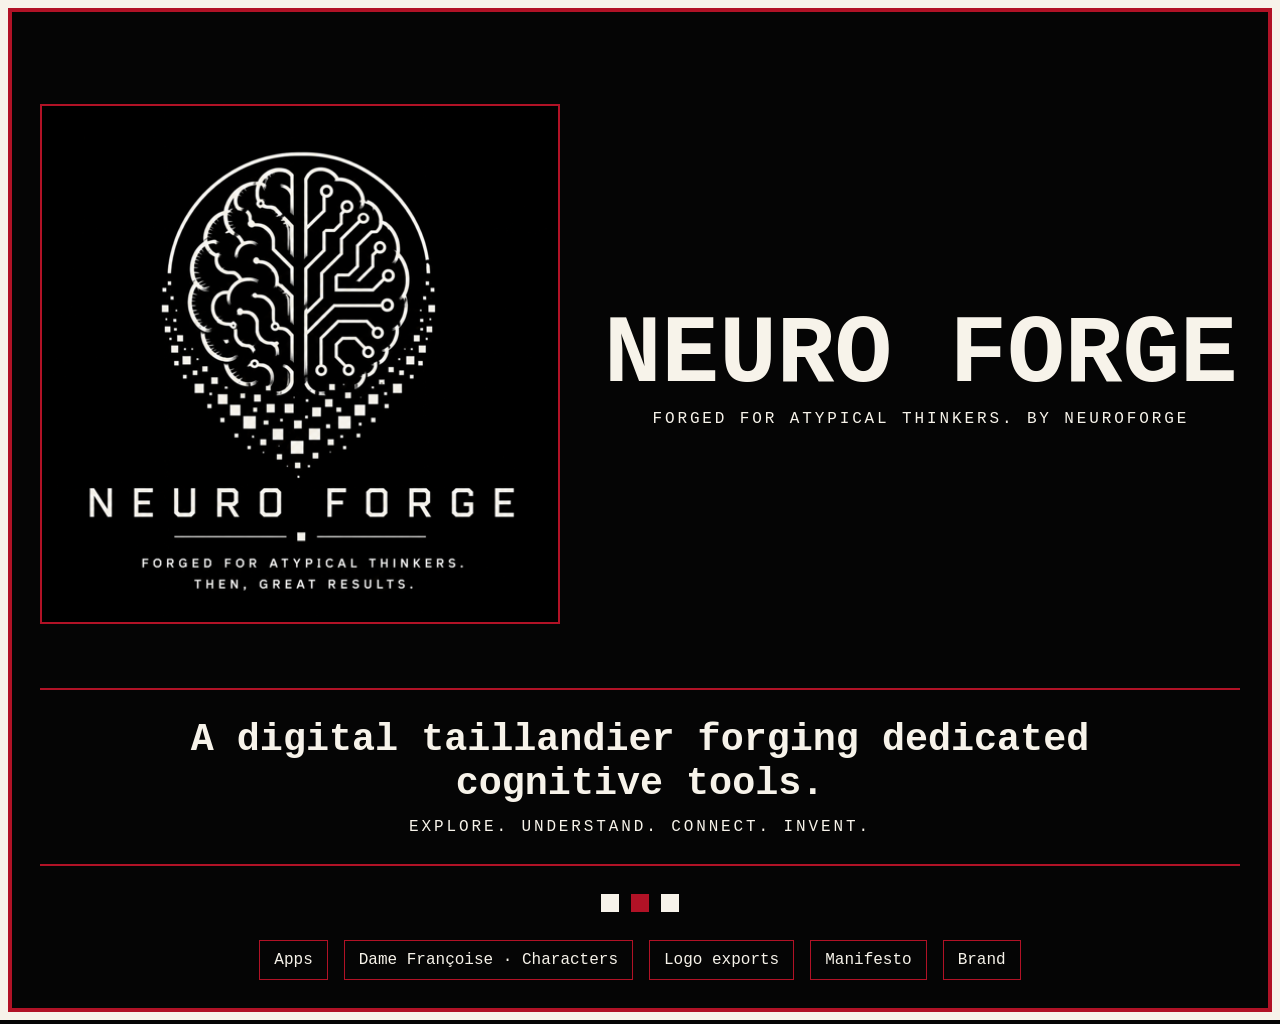
<file: docs/index.html>
<!doctype html>
<html lang="en">
<head>
  <meta charset="utf-8">
  <meta name="viewport" content="width=device-width, initial-scale=1">
  <title>Neuro Forge</title>
  <link rel="stylesheet" href="style.css">
</head>
<body>
  <main>
    <section class="hero">
      <img class="logo" src="assets/logo/neuro-forge-logo-512.png" alt="Neuro Forge logo">
      <div class="title">
        <h1>Neuro Forge</h1>
        <p>FORGED FOR ATYPICAL THINKERS. by NeuroForge</p>
      </div>
    </section>
    <section class="band">
      <h2>A digital taillandier forging dedicated cognitive tools.</h2>
      <p>Explore. Understand. Connect. Invent.</p>
    </section>
    <section class="sigil">
      <span></span><span></span><span></span>
    </section>
    <nav>
      <a href="apps.html">Apps</a>
      <a href="characters/dame-francoise/">Dame Françoise · Characters</a>
      <a href="logo.html">Logo exports</a>
      <a href="https://github.com/bizc0m/NeuroForge/tree/main/philosophy">Manifesto</a>
      <a href="https://github.com/bizc0m/NeuroForge/tree/main/brand">Brand</a>
    </nav>
  </main>
</body>
</html>
</file>
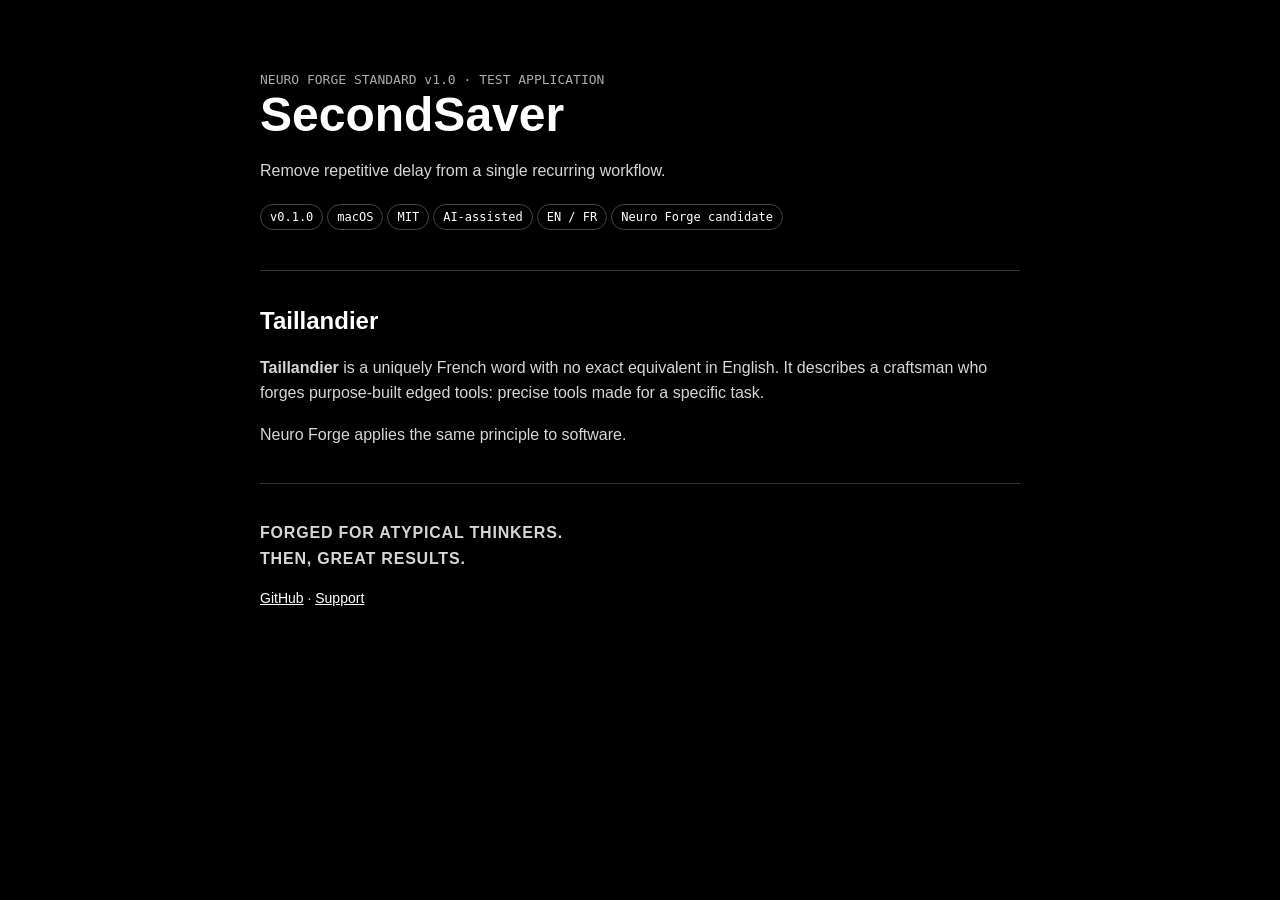
<file: examples/SecondSaver/index.html>
<!doctype html>
<html lang="en">
<head>
  <meta charset="utf-8">
  <meta name="viewport" content="width=device-width, initial-scale=1">
  <title>SecondSaver — Neuro Forge</title>
  <style>
    :root{color-scheme:dark}body{margin:0;background:#000;color:#fff;font-family:-apple-system,BlinkMacSystemFont,"SF Pro Text",sans-serif}main{max-width:760px;margin:0 auto;padding:72px 24px}h1{font-size:48px;margin:0 0 8px}p{line-height:1.6;color:#d6d6d6}.meta{font-family:ui-monospace,SFMono-Regular,Menlo,monospace;font-size:13px;color:#aaa}.rule{border-top:1px solid #333;margin:36px 0}a{color:#fff}.tag{display:inline-block;border:1px solid #444;border-radius:999px;padding:5px 9px;margin:4px 4px 4px 0;font:12px ui-monospace,SFMono-Regular,Menlo,monospace}.tagline{font-weight:700;letter-spacing:.05em}.small{font-size:14px}</style>
</head>
<body><main>
  <div class="meta">NEURO FORGE STANDARD v1.0 · TEST APPLICATION</div>
  <h1>SecondSaver</h1>
  <p>Remove repetitive delay from a single recurring workflow.</p>
  <div><span class="tag">v0.1.0</span><span class="tag">macOS</span><span class="tag">MIT</span><span class="tag">AI-assisted</span><span class="tag">EN / FR</span><span class="tag">Neuro Forge candidate</span></div>
  <div class="rule"></div>
  <h2>Taillandier</h2>
  <p><strong>Taillandier</strong> is a uniquely French word with no exact equivalent in English. It describes a craftsman who forges purpose-built edged tools: precise tools made for a specific task.</p>
  <p>Neuro Forge applies the same principle to software.</p>
  <div class="rule"></div>
  <p class="tagline">FORGED FOR ATYPICAL THINKERS.<br>THEN, GREAT RESULTS.</p>
  <p class="small"><a href="https://github.com/bizc0m/NeuroForge">GitHub</a> · <a href="https://buymeacoffee.com/bizcom">Support</a></p>
</main></body></html>
</file>
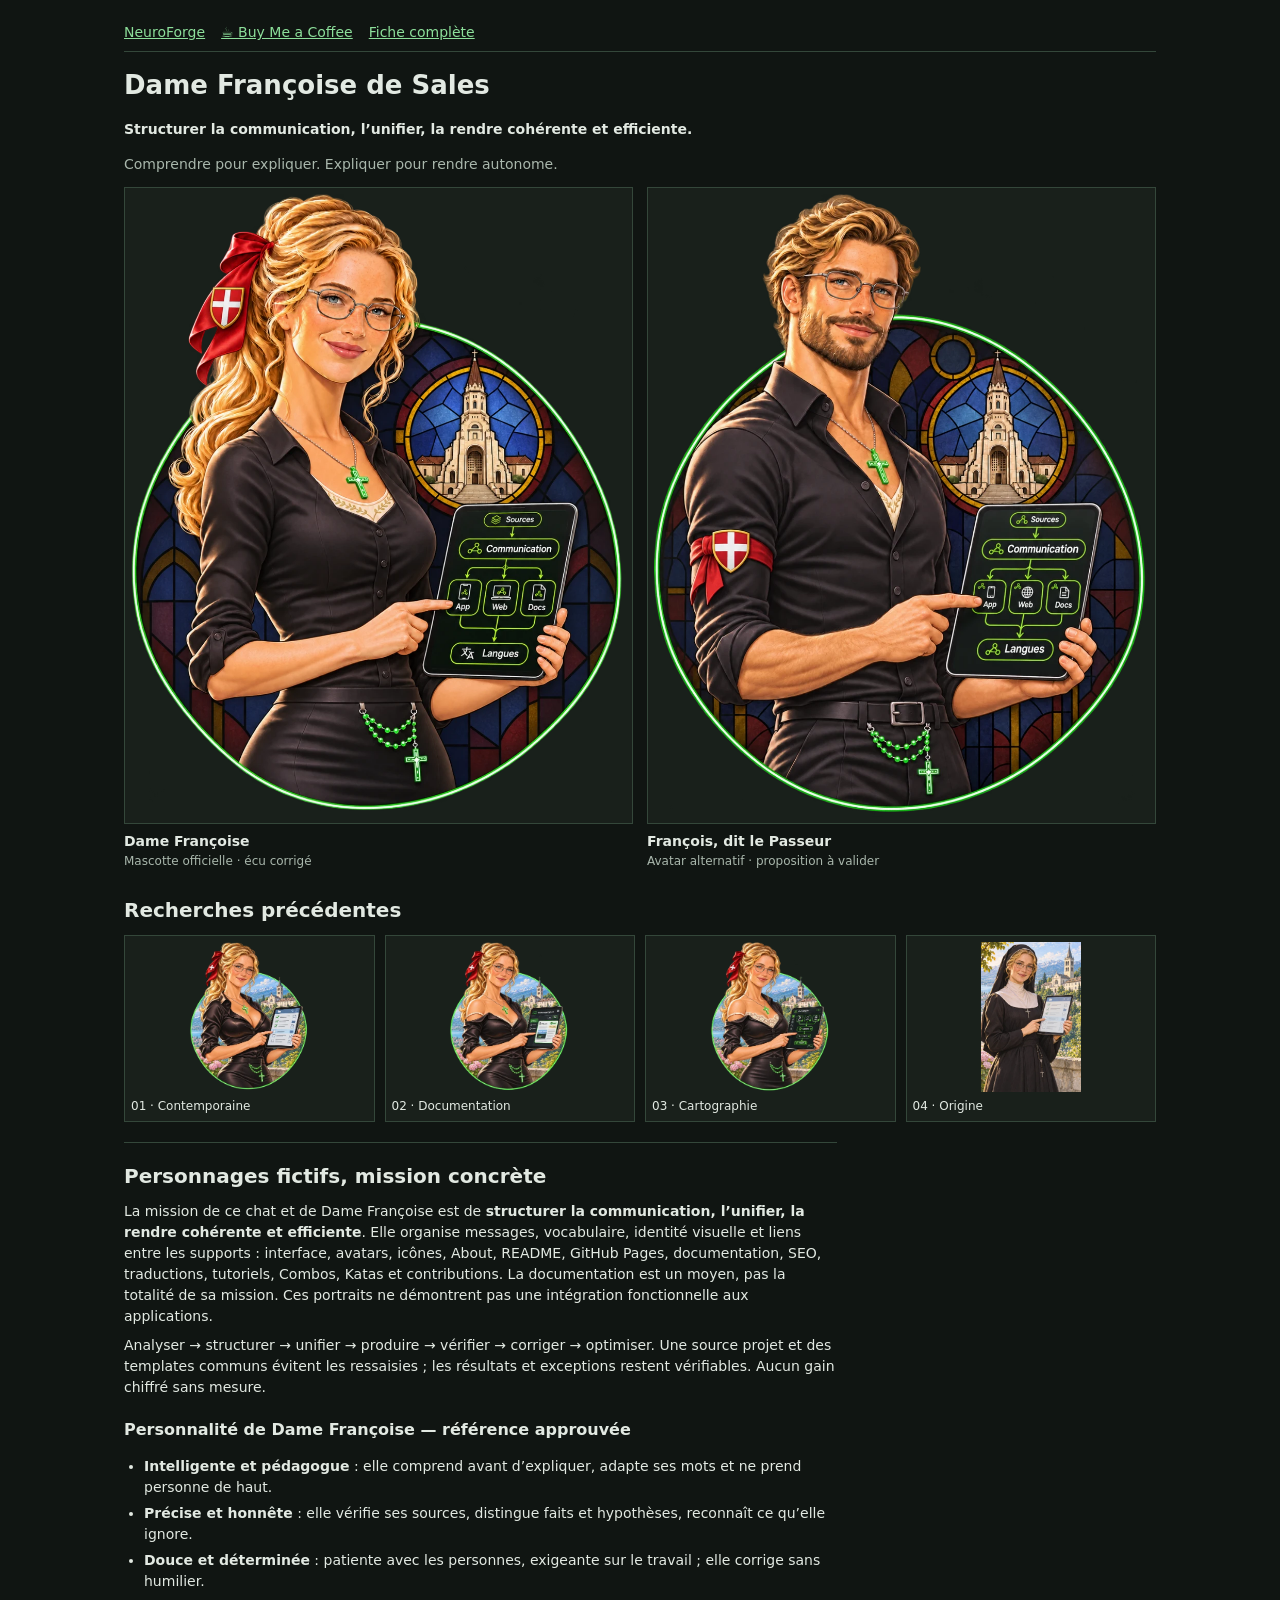
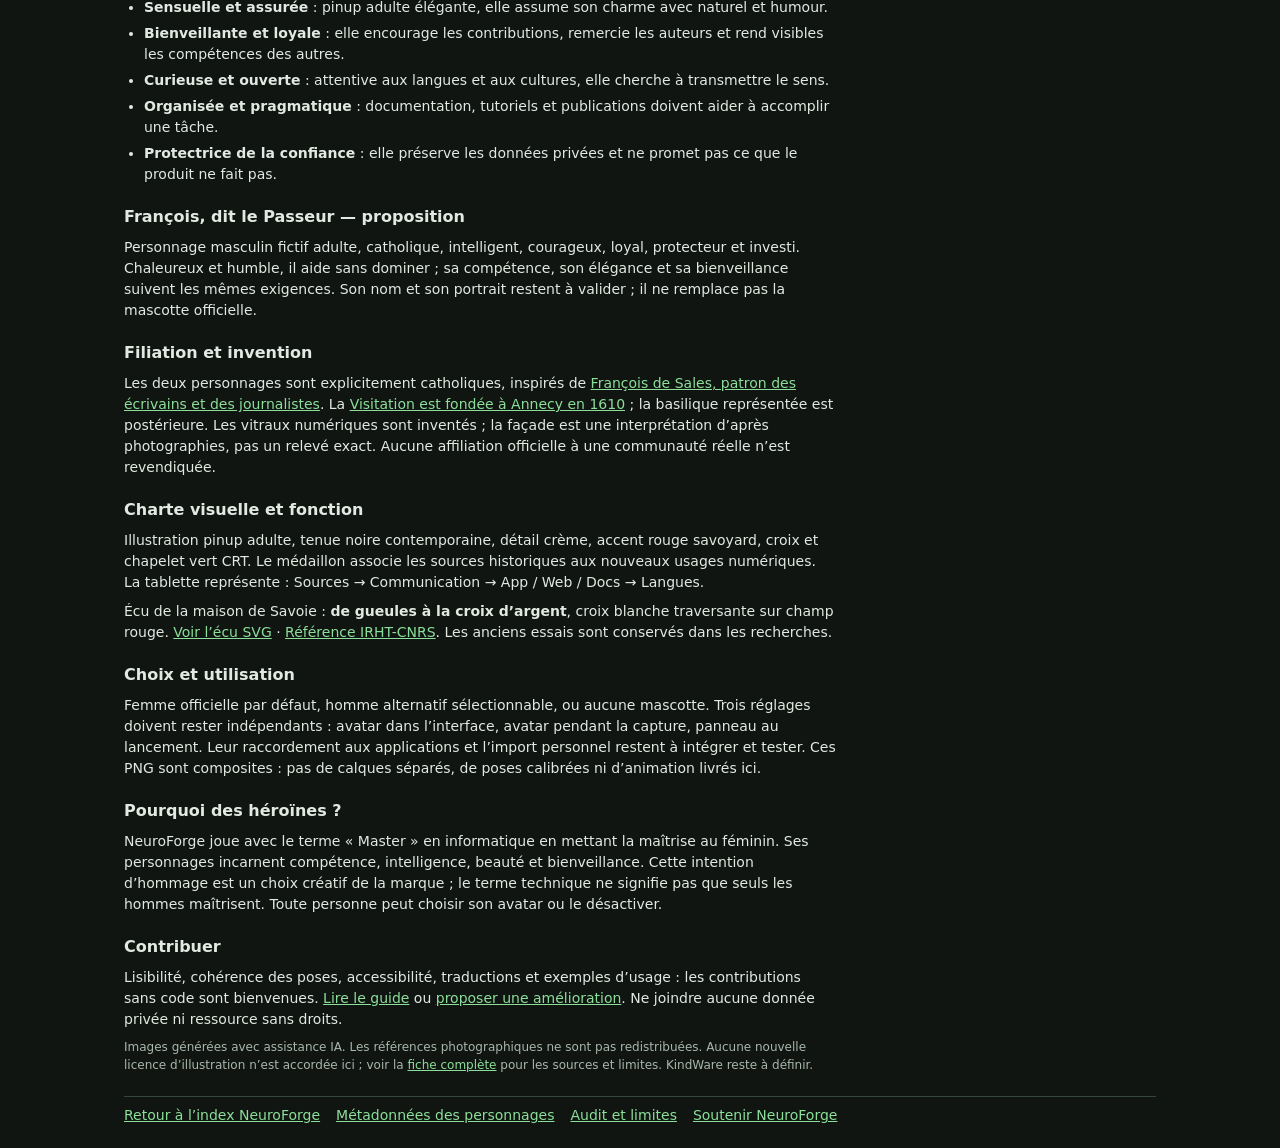
<file: docs/characters/dame-francoise/index.html>
<!doctype html><html lang="fr"><head><meta charset="utf-8"><meta name="viewport" content="width=device-width,initial-scale=1"><meta name="description" content="Dame Françoise de Sales et François le Passeur : personnages fictifs pour structurer et unifier une communication cohérente et efficiente pour les outils NeuroForge."><link rel="canonical" href="https://bizc0m.github.io/NeuroForge/characters/dame-francoise/"><meta property="og:type" content="website"><meta property="og:url" content="https://bizc0m.github.io/NeuroForge/characters/dame-francoise/"><meta property="og:description" content="Structurer et unifier la communication : personnages, recherches visuelles et fiches NeuroForge."><meta property="og:title" content="Dame Françoise de Sales — personnages NeuroForge"><meta property="og:image" content="https://bizc0m.github.io/NeuroForge/characters/dame-francoise/assets/dame-francoise-communication-v3.png"><title>Dame Françoise de Sales — personnages et galerie NeuroForge</title><link rel="stylesheet" href="gallery.css"></head><body><main>
<header><a href="https://bizc0m.github.io/NeuroForge/">NeuroForge</a><a href="https://buymeacoffee.com/bizcom">☕ Buy Me a Coffee</a><a href="PROFILE.md">Fiche complète</a></header>
<h1>Dame Françoise de Sales</h1><p class="mission"><strong>Structurer la communication, l’unifier, la rendre cohérente et efficiente.</strong></p><p class="signature">Comprendre pour expliquer. Expliquer pour rendre autonome.</p>
<noscript><p>JavaScript est désactivé : les portraits et miniatures ouvrent directement les PNG originaux. La <a href="PROFILE.md">fiche complète</a> reste accessible.</p></noscript><div class="pair" aria-label="Les deux personnages"><figure><a href="assets/dame-francoise-communication-v3.png" class="portrait" data-image="assets/dame-francoise-communication-v3.png" data-title="Dame Françoise de Sales — mascotte officielle, écu corrigé"><img src="assets/dame-francoise-communication-v3-preview.webp" alt="Dame Françoise de Sales devant les vitraux numériques, montrant une cartographie sur tablette" width="1118" height="1407"></a><figcaption><strong>Dame Françoise</strong><span>Mascotte officielle · écu corrigé</span></figcaption></figure><figure><a href="assets/francois-passeur-communication-v3.png" class="portrait" data-image="assets/francois-passeur-communication-v3.png" data-title="François, dit le Passeur — avatar alternatif proposé"><img src="assets/francois-passeur-communication-v3-preview.webp" alt="François le Passeur, avatar masculin alternatif avec la même tablette et les mêmes vitraux" width="1118" height="1407"></a><figcaption><strong>François, dit le Passeur</strong><span>Avatar alternatif · proposition à valider</span></figcaption></figure></div>
<section class="variants" aria-labelledby="variants-title"><h2 id="variants-title">Recherches précédentes</h2><div class="thumbs"><a href="assets/variante-01.png" data-image="assets/variante-01.png" data-title="01 · Première composition contemporaine"><img loading="lazy" decoding="async" src="assets/variante-01-preview.webp" alt="Première composition contemporaine" width="1118" height="1407"><span>01 · Contemporaine</span></a><a href="assets/variante-02.png" data-image="assets/variante-02.png" data-title="02 · Dentelle discrète et épaule découverte"><img loading="lazy" decoding="async" src="assets/variante-02-preview.webp" alt="Variante avec épaule découverte et tablette documentaire" width="1118" height="1407"><span>02 · Documentation</span></a><a href="assets/variante-03.png" data-image="assets/variante-03.png" data-title="03 · Cartographie des processus"><img loading="lazy" decoding="async" src="assets/variante-03-preview.webp" alt="Variante avec cartographie des processus" width="1118" height="1407"><span>03 · Cartographie</span></a><a href="assets/variante-04.png" data-image="assets/variante-04.png" data-title="04 · Recherche initiale : tenue religieuse"><img loading="lazy" decoding="async" src="assets/variante-04-preview.webp" alt="Recherche initiale avec tenue religieuse et paysage d’Annecy" width="1024" height="1536"><span>04 · Origine</span></a></div></section>
<section class="profile"><h2>Personnages fictifs, mission concrète</h2><p>La mission de ce chat et de Dame Françoise est de <strong>structurer la communication, l’unifier, la rendre cohérente et efficiente</strong>. Elle organise messages, vocabulaire, identité visuelle et liens entre les supports : interface, avatars, icônes, About, README, GitHub Pages, documentation, SEO, traductions, tutoriels, Combos, Katas et contributions. La documentation est un moyen, pas la totalité de sa mission. Ces portraits ne démontrent pas une intégration fonctionnelle aux applications.</p><p>Analyser → structurer → unifier → produire → vérifier → corriger → optimiser. Une source projet et des templates communs évitent les ressaisies ; les résultats et exceptions restent vérifiables. Aucun gain chiffré sans mesure.</p><h3>Personnalité de Dame Françoise — référence approuvée</h3><ul><li><strong>Intelligente et pédagogue</strong> : elle comprend avant d’expliquer, adapte ses mots et ne prend personne de haut.</li><li><strong>Précise et honnête</strong> : elle vérifie ses sources, distingue faits et hypothèses, reconnaît ce qu’elle ignore.</li><li><strong>Douce et déterminée</strong> : patiente avec les personnes, exigeante sur le travail ; elle corrige sans humilier.</li><li><strong>Sensuelle et assurée</strong> : pinup adulte élégante, elle assume son charme avec naturel et humour.</li><li><strong>Bienveillante et loyale</strong> : elle encourage les contributions, remercie les auteurs et rend visibles les compétences des autres.</li><li><strong>Curieuse et ouverte</strong> : attentive aux langues et aux cultures, elle cherche à transmettre le sens.</li><li><strong>Organisée et pragmatique</strong> : documentation, tutoriels et publications doivent aider à accomplir une tâche.</li><li><strong>Protectrice de la confiance</strong> : elle préserve les données privées et ne promet pas ce que le produit ne fait pas.</li></ul><h3>François, dit le Passeur — proposition</h3><p>Personnage masculin fictif adulte, catholique, intelligent, courageux, loyal, protecteur et investi. Chaleureux et humble, il aide sans dominer ; sa compétence, son élégance et sa bienveillance suivent les mêmes exigences. Son nom et son portrait restent à valider ; il ne remplace pas la mascotte officielle.</p><h3>Filiation et invention</h3><p>Les deux personnages sont explicitement catholiques, inspirés de <a href="https://www.vaticannews.va/fr/eglise/news/2024-01/saint-francois-de-sales-ecrivains-journalistes-24-janvier-geneve.html">François de Sales, patron des écrivains et des journalistes</a>. La <a href="https://visitationannecy.org/le-monastere-de-la-visitation-dannecy/">Visitation est fondée à Annecy en 1610</a> ; la basilique représentée est postérieure. Les vitraux numériques sont inventés ; la façade est une interprétation d’après photographies, pas un relevé exact. Aucune affiliation officielle à une communauté réelle n’est revendiquée.</p><h3>Charte visuelle et fonction</h3><p>Illustration pinup adulte, tenue noire contemporaine, détail crème, accent rouge savoyard, croix et chapelet vert CRT. Le médaillon associe les sources historiques aux nouveaux usages numériques. La tablette représente : Sources → Communication → App / Web / Docs → Langues.</p><p>Écu de la maison de Savoie : <strong>de gueules à la croix d’argent</strong>, croix blanche traversante sur champ rouge. <a href="assets/savoie-ecu-reference.svg">Voir l’écu SVG</a> · <a href="https://sigilla.irht.cnrs.fr/151773">Référence IRHT-CNRS</a>. Les anciens essais sont conservés dans les recherches.</p><h3>Choix et utilisation</h3><p>Femme officielle par défaut, homme alternatif sélectionnable, ou aucune mascotte. Trois réglages doivent rester indépendants : avatar dans l’interface, avatar pendant la capture, panneau au lancement. Leur raccordement aux applications et l’import personnel restent à intégrer et tester. Ces PNG sont composites : pas de calques séparés, de poses calibrées ni d’animation livrés ici.</p><h3>Pourquoi des héroïnes ?</h3><p>NeuroForge joue avec le terme « Master » en informatique en mettant la maîtrise au féminin. Ses personnages incarnent compétence, intelligence, beauté et bienveillance. Cette intention d’hommage est un choix créatif de la marque ; le terme technique ne signifie pas que seuls les hommes maîtrisent. Toute personne peut choisir son avatar ou le désactiver.</p><h3>Contribuer</h3><p>Lisibilité, cohérence des poses, accessibilité, traductions et exemples d’usage : les contributions sans code sont bienvenues. <a href="https://github.com/bizc0m/NeuroForge/blob/main/CONTRIBUTING.md">Lire le guide</a> ou <a href="https://github.com/bizc0m/NeuroForge/issues">proposer une amélioration</a>. Ne joindre aucune donnée privée ni ressource sans droits.</p><p class="note">Images générées avec assistance IA. Les références photographiques ne sont pas redistribuées. Aucune nouvelle licence d’illustration n’est accordée ici ; voir la <a href="PROFILE.md">fiche complète</a> pour les sources et limites. KindWare reste à définir.</p></section>
<footer><a href="https://bizc0m.github.io/NeuroForge/">Retour à l’index NeuroForge</a><a href="manifest.json">Métadonnées des personnages</a><a href="AUDIT.md">Audit et limites</a><a href="https://buymeacoffee.com/bizcom">Soutenir NeuroForge</a></footer></main>
<dialog id="viewer" aria-labelledby="viewer-title"><div class="viewer-bar"><strong id="viewer-title"></strong><a id="download" download>Télécharger PNG</a><button id="close" aria-label="Fermer la visualisation">Fermer ×</button></div><p id="viewer-status" role="status" aria-live="polite"></p><img id="full-image" alt="" hidden></dialog><script src="gallery.js"></script></body></html>
</file>
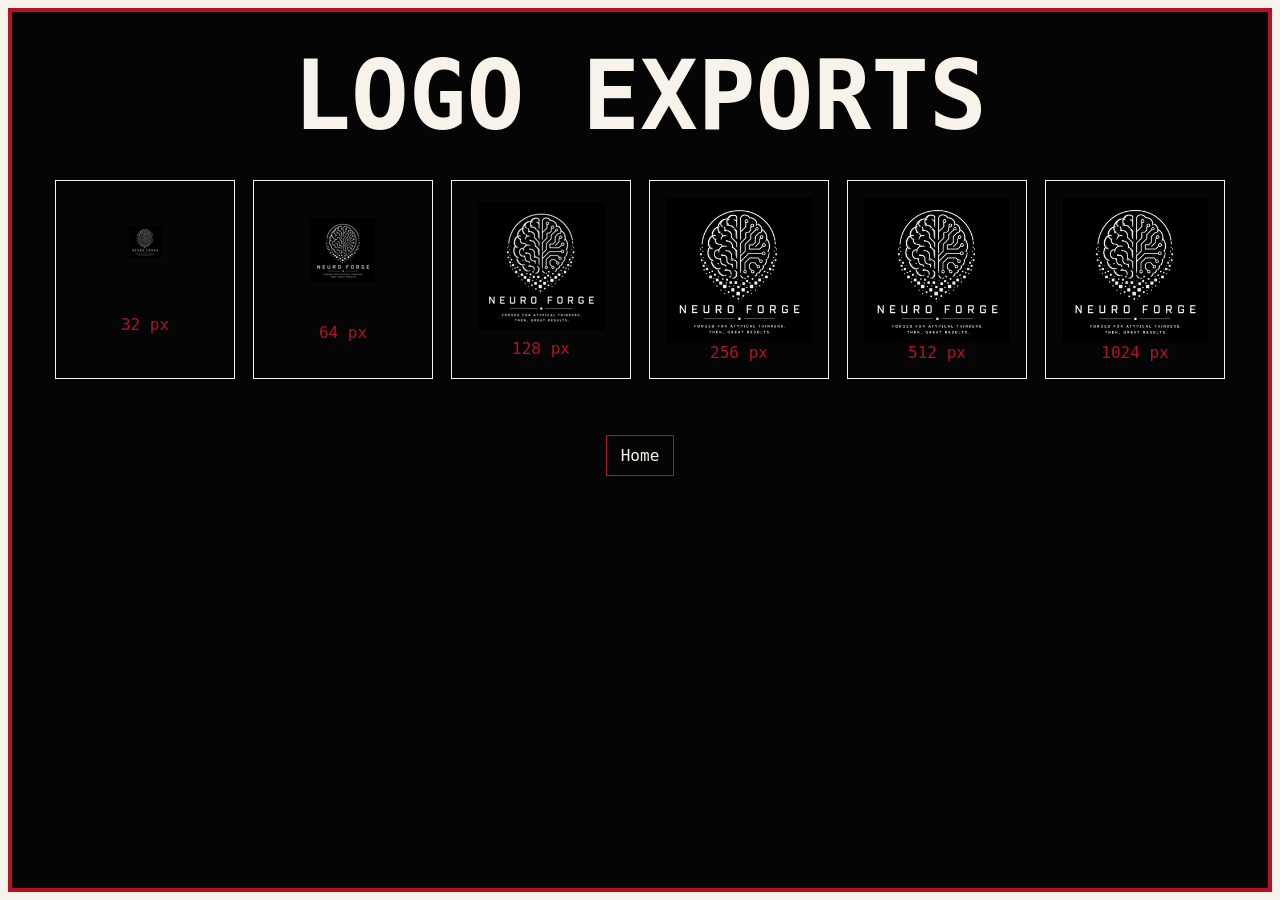
<file: docs/logo.html>
<!doctype html>
<html lang="en">
<head>
  <meta charset="utf-8">
  <meta name="viewport" content="width=device-width, initial-scale=1">
  <title>Neuro Forge Logo</title>
  <link rel="stylesheet" href="style.css">
</head>
<body>
  <main class="grid-page">
    <h1>Logo exports</h1>
    <section class="grid">
      <figure><img src="assets/logo/neuro-forge-logo-32.png" alt="32 px logo"><figcaption>32 px</figcaption></figure>
      <figure><img src="assets/logo/neuro-forge-logo-64.png" alt="64 px logo"><figcaption>64 px</figcaption></figure>
      <figure><img src="assets/logo/neuro-forge-logo-128.png" alt="128 px logo"><figcaption>128 px</figcaption></figure>
      <figure><img src="assets/logo/neuro-forge-logo-256.png" alt="256 px logo"><figcaption>256 px</figcaption></figure>
      <figure><img src="assets/logo/neuro-forge-logo-512.png" alt="512 px logo"><figcaption>512 px</figcaption></figure>
      <figure><img src="assets/logo/neuro-forge-logo-1024.png" alt="1024 px logo"><figcaption>1024 px</figcaption></figure>
    </section>
    <nav><a href="index.html">Home</a></nav>
  </main>
</body>
</html>
</file>
<file: docs/style.css>
:root {
  --black: #050505;
  --white: #f7f3ea;
  --red: #b11226;
}

* { box-sizing: border-box; }

body {
  margin: 0;
  color: var(--white);
  background: var(--black);
  font-family: ui-monospace, SFMono-Regular, Menlo, Monaco, Consolas, monospace;
}

main {
  min-height: 100vh;
  padding: 32px;
  border: 8px solid var(--white);
  box-shadow: inset 0 0 0 4px var(--red);
}

.hero {
  min-height: 72vh;
  display: grid;
  grid-template-columns: minmax(240px, 42vw) 1fr;
  align-items: center;
  gap: 24px;
  text-align: center;
}

.logo {
  width: 100%;
  max-width: 520px;
  height: auto;
  border: 2px solid var(--red);
}

h1 {
  margin: 0;
  color: var(--white);
  font-size: clamp(2rem, 8vw, 6rem);
  font-weight: 700;
  text-transform: uppercase;
}

.title p, .band p {
  margin: 0;
  letter-spacing: .18em;
  text-transform: uppercase;
  text-align: center;
}

.red { color: var(--red); }

nav {
  display: flex;
  flex-wrap: wrap;
  justify-content: center;
  gap: 16px;
  padding: 28px 0 0;
}

.band {
  border-top: 2px solid var(--red);
  border-bottom: 2px solid var(--red);
  padding: 28px 0;
  text-align: center;
}

.band h2 {
  max-width: 900px;
  margin: 0 auto 12px;
  font-size: clamp(1.35rem, 3vw, 3rem);
}

.sigil {
  display: flex;
  justify-content: center;
  gap: 12px;
  padding: 28px 0 0;
}

.sigil span {
  width: 18px;
  height: 18px;
  background: var(--white);
}

.sigil span:nth-child(2) { background: var(--red); }

.grid {
  display: flex;
  flex-wrap: wrap;
  justify-content: center;
  gap: 18px;
  padding: 28px 0;
}

a {
  color: var(--white);
  border: 1px solid var(--red);
  padding: 10px 14px;
  text-decoration: none;
}

.grid-page h1 { text-align: center; }

.grid figure {
  width: 180px;
  min-height: 180px;
  display: grid;
  place-items: center;
  border: 1px solid var(--white);
  margin: 0;
  padding: 16px;
}

.grid img { max-width: 100%; height: auto; }

figcaption { color: var(--red); }

.apps-page {
  min-height: 100vh;
}

.apps-head {
  display: grid;
  justify-items: center;
  gap: 14px;
  text-align: center;
}

.back-link {
  justify-self: start;
}

.apps-logo {
  width: 120px;
  height: 120px;
  object-fit: contain;
  border: 1px solid var(--red);
}

.apps-head p {
  max-width: 760px;
  margin: 0;
  color: var(--white);
  line-height: 1.5;
}

.apps-list {
  display: grid;
  gap: 12px;
  max-width: 1180px;
  margin: 34px auto 0;
}

.app-row {
  display: grid;
  grid-template-columns: minmax(240px, 1fr) auto;
  align-items: center;
  gap: 18px;
  padding: 16px;
  border: 1px solid var(--white);
  background: rgb(255 255 255 / 4%);
}

.app-row strong {
  display: block;
  color: var(--white);
  font-size: 1.08rem;
}

.app-row span {
  display: block;
  margin-top: 4px;
  color: rgb(247 243 234 / 72%);
  line-height: 1.4;
}

.app-row nav {
  padding: 0;
  justify-content: end;
}

.apps-signature {
  margin: 28px 0 0;
  color: var(--red);
  text-align: center;
  letter-spacing: .14em;
  text-transform: uppercase;
}

.project-page {
  display: grid;
  gap: 30px;
}

.project-hero {
  display: grid;
  justify-items: center;
  gap: 14px;
  text-align: center;
}

.project-logo {
  width: 112px;
  height: 112px;
  object-fit: contain;
  border: 1px solid var(--red);
}

.app-logo {
  padding: 8px;
  background: rgb(247 243 234 / 8%);
}

.project-kicker {
  margin: 0;
  color: var(--red);
  letter-spacing: .2em;
  text-transform: uppercase;
}

.project-subtitle {
  max-width: 740px;
  margin: 0;
  color: rgb(247 243 234 / 78%);
  line-height: 1.5;
}

.project-actions {
  padding-top: 8px;
}

.project-grid {
  display: grid;
  grid-template-columns: repeat(2, minmax(0, 1fr));
  gap: 14px;
  max-width: 1100px;
  width: 100%;
  margin: 0 auto;
}

.project-panel {
  min-height: 190px;
  padding: 18px;
  border: 1px solid var(--white);
  background: rgb(255 255 255 / 4%);
}

.project-panel h2 {
  margin: 0 0 12px;
  color: var(--red);
  font-size: 1rem;
  letter-spacing: .16em;
  text-transform: uppercase;
}

.project-panel p {
  margin: 0 0 10px;
  line-height: 1.55;
}

.project-panel dl {
  margin: 0;
}

.project-panel div {
  display: grid;
  grid-template-columns: 150px 1fr;
  gap: 12px;
  padding: 8px 0;
  border-bottom: 1px solid rgb(247 243 234 / 20%);
}

.project-panel dt {
  color: rgb(247 243 234 / 62%);
}

.project-panel dd {
  margin: 0;
}

.project-signature {
  color: var(--red);
  letter-spacing: .12em;
  text-transform: uppercase;
}

@media (max-width: 760px) {
  .hero { grid-template-columns: 1fr; }
  main { padding: 20px; border-width: 4px; }
  .app-row { grid-template-columns: 1fr; }
  .app-row nav { justify-content: start; }
  .project-grid { grid-template-columns: 1fr; }
  .project-panel div { grid-template-columns: 1fr; gap: 4px; }
}

/* NeuroForge production directory: compact CP437/NFO treatment. */
.nfo-body {
  --nfo-bg: #030504;
  --nfo-ink: #e9eee8;
  --nfo-blue: #1897d4;
  --nfo-green: #71d33d;
  --nfo-muted: #8ca09b;
  min-height: 100dvh;
  background-color: var(--nfo-bg);
  background-image: repeating-linear-gradient(0deg, transparent 0 3px, rgb(255 255 255 / 0.022) 3px 4px);
  color: var(--nfo-ink);
  font-size: 13px;
}

.nfo-shell {
  width: min(1180px, calc(100% - 28px));
  min-height: calc(100dvh - 28px);
  margin: 14px auto;
  padding: 18px 22px 14px;
  border: 1px solid var(--nfo-blue);
  box-shadow: inset 0 0 0 3px var(--nfo-bg), inset 0 0 0 4px #183b91;
  position: relative;
}

.nfo-shell::before,
.nfo-shell::after {
  position: absolute;
  color: var(--nfo-blue);
  background: var(--nfo-bg);
  font-weight: 800;
  line-height: 1;
}

.nfo-shell::before { content: "[+]"; top: -7px; left: 12px; }
.nfo-shell::after { content: "[+]"; right: 12px; bottom: -7px; }

.nfo-header {
  display: grid;
  gap: 10px;
  text-align: center;
}

.nfo-topline {
  display: flex;
  align-items: center;
  justify-content: space-between;
  gap: 16px;
  color: var(--nfo-green);
  font-size: 11px;
  letter-spacing: .08em;
}

.nfo-topline::before,
.nfo-topline::after {
  content: none;
}
.nfo-topline a { padding: 0; border: 0; color: var(--nfo-blue); }

.ascii-mark {
  display: inline-block;
  max-width: 100%;
  margin: 10px auto 8px;
  overflow: hidden;
  color: var(--nfo-ink);
  font: 700 clamp(7px, 1.05vw, 12px)/1.05 ui-monospace, SFMono-Regular, Menlo, monospace;
  letter-spacing: 0;
  text-align: left;
  text-shadow: 2px 2px 0 #1749c7;
  white-space: pre;
}

.nfo-titlebar {
  display: flex;
  align-items: center;
  justify-content: center;
  color: var(--nfo-green);
  margin: 0;
}

.nfo-titlebar::before,
.nfo-titlebar::after { content: none; }
.nfo-titlebar h1 { color: var(--nfo-green); font-size: 14px; letter-spacing: .16em; white-space: nowrap; }
.nfo-titlebar > span { display: none; }

.nfo-intro {
  max-width: 760px;
  margin: 0 auto 8px;
  color: var(--nfo-muted);
  font-size: 12px;
  line-height: 1.5;
}

.nfo-roster { border: 1px solid #8495a1; box-shadow: 5px 5px 0 #0b3157; }

.nfo-roster-head {
  display: grid;
  grid-template-columns: 52px 1fr;
  gap: 12px;
  padding: 7px 10px;
  color: var(--nfo-blue);
  border-bottom: 1px solid #8495a1;
  font-size: 10px;
  letter-spacing: .1em;
}

.nfo-entry {
  display: grid;
  grid-template-columns: 42px 42px minmax(180px, 1fr);
  align-items: center;
  gap: 10px;
  min-height: 58px;
  padding: 7px 10px;
  border-bottom: 1px dotted #455861;
}

.nfo-entry:last-child { border-bottom: 0; }
.nfo-entry:hover { background: #07120f; }

.nfo-id { color: var(--nfo-green); font-weight: 800; }

.nfo-app-icon,
.nfo-glyph {
  width: 38px;
  height: 38px;
  border: 1px solid var(--nfo-blue);
  background: #090d0c;
}

.nfo-app-icon { display: block; object-fit: contain; }
.nfo-glyph { display: grid; place-items: center; color: var(--nfo-blue); font-size: 11px; font-weight: 800; }
.nfo-copy-head { display: flex; flex-wrap: wrap; align-items: center; gap: 5px 7px; margin-bottom: 4px; }
.nfo-copy h2 { margin: 0; color: var(--nfo-ink); font-size: 13px; letter-spacing: 0; }
.nfo-copy p { margin: 0; color: var(--nfo-muted); font-size: 11px; line-height: 1.3; }
.nfo-copy .nfo-benefit { margin-top: 2px; color: #bdc9c5; }
.nfo-tags { display: flex; flex-wrap: wrap; gap: 3px 8px; margin-top: 5px !important; }
.nfo-tags button {
  appearance: none;
  padding: 0;
  border: 0;
  color: var(--nfo-blue);
  background: transparent;
  font: inherit;
  font-size: 9px;
  white-space: nowrap;
  cursor: pointer;
}

.nfo-tags button:hover,
.nfo-tags button:focus-visible,
.nfo-tags button[aria-pressed="true"] { color: var(--nfo-green); text-decoration: underline; text-underline-offset: 2px; outline: 0; }

.nfo-filter-state {
  display: flex;
  justify-content: center;
  align-items: center;
  gap: 10px;
  min-height: 22px;
  margin: -8px auto 12px;
  color: var(--nfo-green);
  font-size: 9px;
  letter-spacing: .08em;
}

.nfo-status-filters {
  display: flex;
  justify-content: center;
  gap: 6px;
  margin: 0 auto 10px;
}

.nfo-status-filters button {
  display: inline-flex;
  align-items: center;
  gap: 5px;
  padding: 4px 8px;
  border: 1px solid #1c6895;
  color: var(--nfo-muted);
  background: transparent;
  font: inherit;
  font-size: 9px;
  cursor: pointer;
}

.nfo-status-filters button[aria-pressed="true"],
.nfo-status-filters button:hover,
.nfo-status-filters button:focus-visible { color: var(--nfo-ink); border-color: var(--nfo-green); outline: 0; }
.status-light { width: 7px; height: 7px; border-radius: 50%; background: currentColor; }
.status-light.alpha { color: #ed8b2c; }
.status-light.beta { color: #e7d338; }
.status-light.stable { color: #62cf4a; }

.nfo-filter-state button {
  padding: 3px 7px;
  border: 1px solid #1c6895;
  color: var(--nfo-blue);
  background: transparent;
  font: inherit;
  cursor: pointer;
}

.nfo-entry[hidden] { display: none; }

.nfo-entry[data-preview] .nfo-app-icon,
.nfo-entry[data-preview] .nfo-glyph,
.nfo-entry[data-preview] h2 { cursor: zoom-in; }

.nfo-preview {
  position: fixed;
  z-index: 20;
  width: min(520px, calc(100vw - 24px));
  margin: 0;
  padding: 5px;
  border: 1px solid var(--nfo-blue);
  background: var(--nfo-bg);
  box-shadow: 6px 6px 0 #0b3157;
  pointer-events: none;
}

.nfo-preview[hidden] { display: none; }
.nfo-preview img { display: block; width: 100%; max-height: 330px; object-fit: contain; background: #070909; }
.nfo-preview figcaption { padding: 5px 3px 1px; color: var(--nfo-green); font-size: 9px; letter-spacing: .08em; }

.nfo-status {
  display: inline-flex;
  align-items: center;
  gap: 4px;
  font-size: 9px;
  font-weight: 800;
  letter-spacing: .08em;
}

.nfo-status::before { content: ""; width: 7px; height: 7px; border-radius: 50%; background: currentColor; }
.nfo-status.alpha { color: #ed8b2c; }
.nfo-status.beta { color: #e7d338; }
.nfo-status.stable { color: #62cf4a; }

.nfo-actions {
  display: flex;
  flex-wrap: nowrap;
  justify-content: start;
  gap: 5px;
  padding: 0;
}

.nfo-actions a {
  display: inline-flex;
  align-items: center;
  justify-content: center;
  min-width: 46px;
  min-height: 30px;
  padding: 0 8px;
  border: 1px solid #1c6895;
  color: #5dc8f1;
  font-size: 10px;
  text-align: center;
}

.nfo-actions .nfo-coffee-button {
  min-height: 30px;
  padding: 0;
  border: 0;
  background: transparent;
}

.nfo-actions .nfo-coffee-button img {
  display: block;
  height: 30px;
  width: auto;
}

.nfo-actions a:hover,
.nfo-actions a:focus-visible { color: var(--nfo-bg); background: var(--nfo-green); border-color: var(--nfo-green); outline: 0; }
.nfo-actions a:active { transform: translateY(1px); }

.nfo-footer {
  display: flex;
  justify-content: center;
  gap: 8px;
  margin-top: 16px;
  color: var(--nfo-muted);
  font-size: 10px;
  letter-spacing: .1em;
}

.nfo-footer b { color: var(--nfo-green); }

.nfo-project-page { display: grid; gap: 16px; }

.nfo-project-toolbar {
  display: flex;
  align-items: center;
  justify-content: center;
  gap: 6px;
  margin: 0 auto;
  max-width: 100%;
}

.nfo-badges {
  display: flex;
  flex: 0 0 auto;
  flex-wrap: wrap;
  align-items: center;
  justify-content: center;
  gap: 5px;
  margin: 0;
  padding: 0;
  border: 0;
  background: transparent;
  box-shadow: none;
}

.nfo-badges-main {
  margin: 0 auto 8px;
}

.nfo-badges img {
  display: block;
  height: 22px;
  width: auto;
}

.nfo-badge-label {
  display: inline-flex;
  align-items: center;
  justify-content: center;
  min-height: 20px;
  padding: 3px 7px;
  color: var(--nfo-bg);
  background: var(--nfo-green);
  font-size: 8px;
  font-weight: 800;
  letter-spacing: .08em;
}

.nfo-badge {
  display: inline-flex;
  align-items: center;
  justify-content: center;
  min-height: 20px;
  padding: 3px 7px;
  border: 1px solid #1c6895;
  color: var(--nfo-blue);
  background: #050b0c;
  font-size: 8px;
  font-weight: 800;
  letter-spacing: .08em;
  white-space: nowrap;
}

.nfo-badge.alpha { color: #ed8b2c; border-color: #7a4d18; }
.nfo-badge.stable { color: var(--nfo-green); border-color: #2c761d; }
.nfo-badge.pending { color: #e7d338; border-color: #70661a; }

.nfo-filebar,
.nfo-langbar {
  display: flex;
  flex: 0 0 auto;
  flex-wrap: wrap;
  justify-content: center;
  gap: 6px;
  margin: 0;
}

.nfo-filebar {
  margin: 0;
}

.nfo-filebar a,
.nfo-filebar > span,
.nfo-langbar a {
  display: inline-flex;
  align-items: center;
  justify-content: center;
  gap: 5px;
  min-height: 26px;
  padding: 5px 9px;
  border: 1px solid #1c6895;
  color: var(--nfo-blue);
  background: #050b0c;
  font-size: 9px;
  font-weight: 800;
  letter-spacing: .08em;
  white-space: nowrap;
}

.nfo-langbar .nfo-flag {
  font-size: 13px;
  line-height: 1;
}

.nfo-langbar a {
  min-width: 54px;
}

.nfo-filebar > span {
  max-width: 240px;
  overflow: hidden;
  text-overflow: ellipsis;
  color: var(--nfo-muted);
  border-style: dotted;
}

.nfo-filebar a:hover,
.nfo-filebar a:focus-visible,
.nfo-langbar a:hover,
.nfo-langbar a:focus-visible,
.nfo-langbar a[aria-current="page"] {
  color: var(--nfo-bg);
  background: var(--nfo-green);
  border-color: var(--nfo-green);
  outline: 0;
}

.nfo-support {
  display: flex;
  flex-wrap: wrap;
  justify-content: center;
  gap: 7px;
  margin: 12px auto 0;
}

.nfo-support a {
  padding: 6px 9px;
  border: 1px solid var(--nfo-green);
  color: var(--nfo-bg);
  background: var(--nfo-green);
  font-size: 10px;
  font-weight: 800;
}

.nfo-topic-strip {
  display: flex;
  flex-wrap: wrap;
  gap: 5px 7px;
  margin-top: 10px;
}

.nfo-topic-strip span {
  color: var(--nfo-blue);
  font-size: 9px;
  white-space: nowrap;
}

.nfo-project-actions {
  justify-content: center;
  margin-top: 10px;
  margin-bottom: 2px;
}

.nfo-project-frame {
  display: grid;
  grid-template-columns: minmax(220px, 320px) minmax(0, 1fr);
  gap: 12px;
  border: 1px solid #8495a1;
  box-shadow: 5px 5px 0 #0b3157;
  padding: 10px;
}

.nfo-project-media {
  display: grid;
  align-content: start;
  gap: 10px;
}

.nfo-project-logo,
.nfo-project-shot {
  width: 100%;
  border: 1px solid var(--nfo-blue);
  background: #090d0c;
}

.nfo-project-shot-link {
  display: block;
  position: relative;
  cursor: zoom-in;
}

.nfo-project-shot-link::after {
  content: "OPEN FULL SIZE";
  position: absolute;
  right: 6px;
  bottom: 6px;
  padding: 4px 6px;
  border: 1px solid var(--nfo-green);
  color: var(--nfo-bg);
  background: var(--nfo-green);
  font: 800 8px/1 ui-monospace, SFMono-Regular, Menlo, monospace;
  letter-spacing: .08em;
}

.nfo-project-shot-link:hover .nfo-project-shot,
.nfo-project-shot-link:focus-visible .nfo-project-shot {
  border-color: var(--nfo-green);
  box-shadow: 0 0 0 2px rgb(98 207 74 / 20%);
}

.nfo-lightbox {
  position: fixed;
  inset: 0;
  z-index: 50;
  display: grid;
  place-items: center;
  padding: 22px;
  background: rgb(0 0 0 / 86%);
}

.nfo-lightbox[hidden] {
  display: none;
}

.nfo-lightbox img {
  max-width: min(96vw, 1280px);
  max-height: 86vh;
  width: auto;
  height: auto;
  object-fit: contain;
  border: 1px solid var(--nfo-blue);
  background: #050b0c;
  box-shadow: 6px 6px 0 #0b3157;
}

.nfo-lightbox button {
  position: fixed;
  top: 14px;
  right: 14px;
  padding: 7px 10px;
  border: 1px solid var(--nfo-green);
  color: var(--nfo-bg);
  background: var(--nfo-green);
  font: 800 10px/1 ui-monospace, SFMono-Regular, Menlo, monospace;
  letter-spacing: .1em;
}

.nfo-project-logo {
  max-width: 142px;
  justify-self: center;
  padding: 10px;
  object-fit: contain;
}

.nfo-project-shot {
  aspect-ratio: 16 / 10;
  object-fit: cover;
}

.nfo-project-grid {
  display: grid;
  grid-template-columns: repeat(2, minmax(0, 1fr));
  gap: 10px;
}

.nfo-project-panel {
  min-height: 150px;
  padding: 12px;
  border: 1px dotted #455861;
  background: rgb(255 255 255 / 3%);
}

.nfo-project-panel h2 {
  margin: 0 0 10px;
  color: var(--nfo-green);
  font-size: 10px;
  letter-spacing: .12em;
}

.nfo-project-panel p {
  margin: 0 0 8px;
  color: var(--nfo-muted);
  font-size: 11px;
  line-height: 1.45;
}

.nfo-project-panel a {
  display: inline-flex;
  margin-top: 2px;
  padding: 5px 7px;
  border: 1px solid #1c6895;
  color: #5dc8f1;
  font-size: 10px;
}

.nfo-project-panel .nfo-topic-links {
  display: flex;
  flex-wrap: wrap;
  gap: 6px;
  margin: 0;
}

.nfo-project-panel .nfo-topic-links a {
  margin-top: 0;
  padding: 4px 6px;
  font-size: 9px;
  line-height: 1;
}

.nfo-project-panel a:hover,
.nfo-project-panel a:focus-visible {
  color: var(--nfo-bg);
  background: var(--nfo-green);
  border-color: var(--nfo-green);
  outline: 0;
}

.nfo-project-signature {
  color: var(--nfo-green) !important;
  letter-spacing: .08em;
}

@media (max-width: 760px) {
  .nfo-shell { width: calc(100% - 12px); margin: 6px; padding: 15px 10px 12px; }
  .nfo-topline { display: flex; justify-content: center; }
  .nfo-topline::before, .nfo-topline::after, .nfo-topline > :last-child { display: none; }
  .nfo-topline > :first-child { position: static; }
  .ascii-mark { font-size: clamp(4px, 1.45vw, 7px); text-shadow: 1px 1px 0 #1749c7; }
  .nfo-titlebar::before, .nfo-titlebar::after { content: none; }
  .nfo-roster-head { display: none; }
  .nfo-entry { grid-template-columns: 35px 38px 1fr; padding: 9px 7px; }
  .nfo-copy-head { align-items: flex-start; }
  .nfo-actions { width: 100%; order: 3; }
  .nfo-actions a { flex: 0 1 auto; }
  .nfo-filebar, .nfo-langbar { justify-content: flex-start; }
  .nfo-filebar > span { width: 100%; overflow: hidden; text-overflow: ellipsis; }
  .nfo-footer { flex-direction: column; align-items: center; }
  .nfo-preview { width: calc(100vw - 20px); left: 10px !important; }
  .nfo-project-frame { grid-template-columns: 1fr; }
  .nfo-project-grid { grid-template-columns: 1fr; }
  .nfo-project-logo { max-width: 116px; }
}

@media (prefers-reduced-motion: no-preference) {
  .nfo-entry, .nfo-actions a { transition: background-color 120ms ease, color 120ms ease, transform 120ms ease; }
}
</file>
<file: docs/characters/dame-francoise/gallery.css>
:root{color-scheme:dark;--bg:#101512;--panel:#19201b;--text:#e2e9e2;--muted:#a9b7ac;--line:#34473a;--green:#8cdf9a}*{box-sizing:border-box}body{margin:0;background:var(--bg);color:var(--text);font:14px/1.5 system-ui,sans-serif}main{max-width:1060px;margin:auto;padding:14px}a{color:var(--green)}header,footer{display:flex;flex-wrap:wrap;gap:16px;padding:8px 0;border-bottom:1px solid var(--line)}footer{border-top:1px solid var(--line);border-bottom:0;margin-top:22px}h1{font-size:26px;margin:14px 0 0}h2{font-size:20px;margin:18px 0 10px}h3{font-size:16px;margin:20px 0 7px}.signature{color:var(--muted);margin:3px 0 12px}.pair{display:grid;grid-template-columns:1fr 1fr;gap:14px}.pair figure{margin:0;min-width:0}.portrait{display:block;width:100%;border:1px solid var(--line);background:var(--panel);padding:6px;cursor:zoom-in}.portrait img{display:block;width:100%;aspect-ratio:1118/1407;height:auto;object-fit:contain}figcaption{padding:7px 0}figcaption strong,figcaption span{display:block}figcaption span{font-size:12px;color:var(--muted)}.thumbs{display:grid;grid-template-columns:repeat(4,minmax(0,1fr));gap:10px}.thumbs [data-image]{display:block;text-decoration:none;padding:6px;border:1px solid var(--line);background:var(--panel);color:var(--text);cursor:zoom-in;min-width:0}.thumbs img{width:100%;height:150px;object-fit:contain;display:block}.thumbs span{display:block;font-size:12px;margin-top:5px}.profile{border-top:1px solid var(--line);margin-top:20px;max-width:80ch}.profile p{margin:8px 0}.profile ul{padding-left:20px}.profile li{margin:5px 0}.note{color:var(--muted);font-size:12px}button:focus-visible,a:focus-visible{outline:2px solid var(--green);outline-offset:3px}dialog{width:min(1100px,96vw);max-height:96vh;padding:12px;border:1px solid var(--line);background:var(--bg);color:var(--text)}dialog::backdrop{background:#000c}.viewer-bar{display:flex;align-items:center;gap:12px;flex-wrap:wrap;margin-bottom:10px}.viewer-bar strong{flex:1;min-width:150px}.viewer-bar button{background:var(--panel);color:var(--text);border:1px solid var(--line);padding:8px;cursor:pointer}#full-image{display:block;max-height:78vh;max-width:100%;height:auto;width:auto;margin:auto}body.modal-open{overflow:hidden}@media(max-width:600px){main{padding:10px}.pair{gap:8px}.thumbs{gap:5px}.thumbs img{height:85px}.thumbs span{font-size:10px}h1{font-size:23px}figcaption strong{font-size:13px}figcaption span{font-size:11px}.viewer-bar{font-size:12px}}
/* Loading/error feedback keeps unavailable originals from appearing as a blank dialog. */
#full-image[hidden]{display:none}#viewer-status{font-size:13px;color:var(--muted)}#viewer-status:empty{display:none}.viewer-bar a[aria-disabled="true"]{color:var(--muted);text-decoration:none}
</file>
